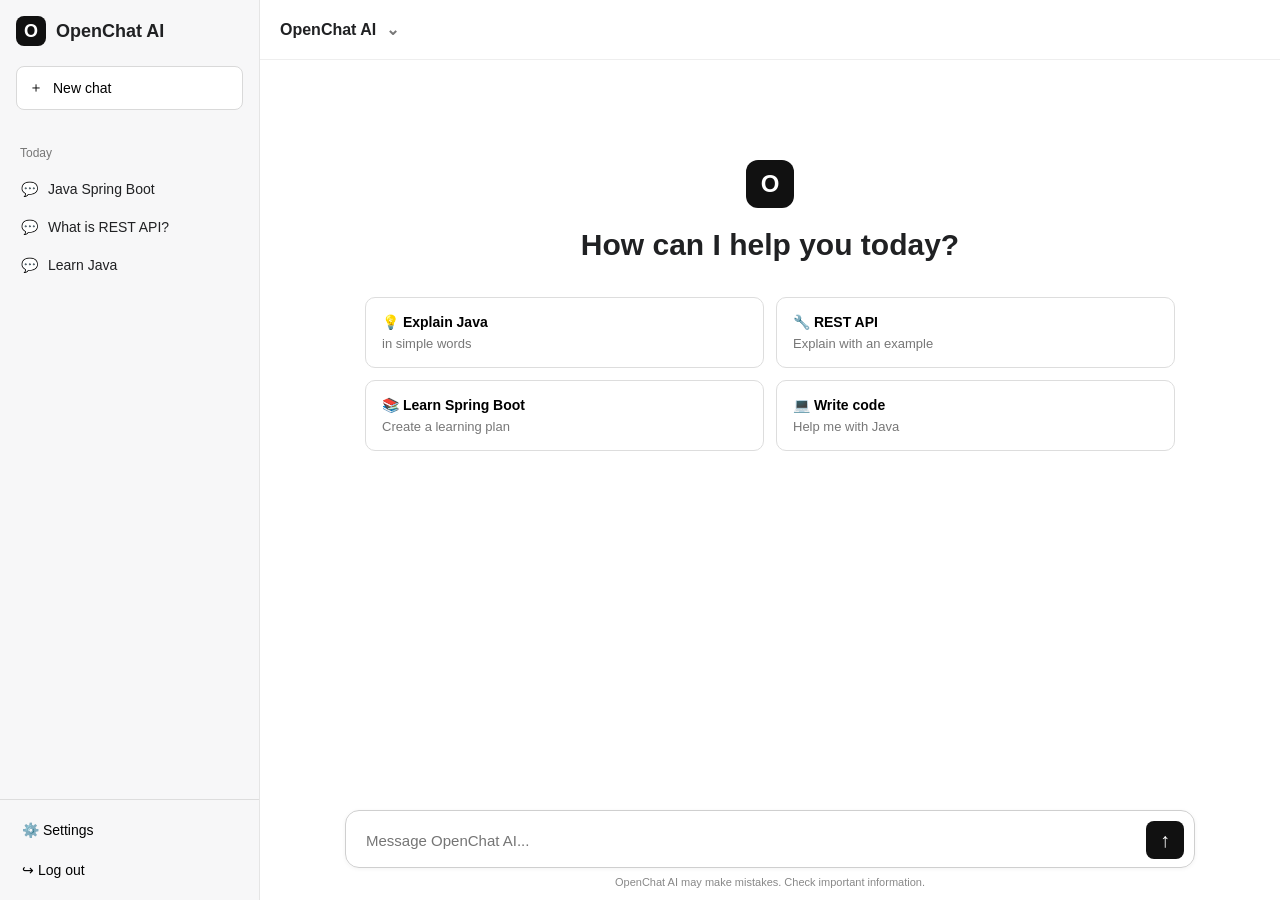
<file: src/main/resources/static/index.html>
<!DOCTYPE html>
<html lang="en">

<head>
    <meta charset="UTF-8">
    <meta name="viewport" content="width=device-width, initial-scale=1.0">

    <title>OpenChat AI</title>

    <link rel="stylesheet" href="css/style.css">
</head>

<body>

    <div class="app">

        <!-- SIDEBAR -->
        <aside class="sidebar" id="sidebar">

            <div class="sidebar-top">

                <div class="brand">
                    <div class="brand-icon">O</div>
                    <span>OpenChat AI</span>
                </div>

                <button class="new-chat-btn" onclick="newChat()">
                    <span>＋</span>
                    New chat
                </button>

            </div>


            <div class="history">

                <div class="history-title">
                    Today
                </div>

                <div class="history-item">
                    <span>💬</span>
                    Java Spring Boot
                </div>

                <div class="history-item">
                    <span>💬</span>
                    What is REST API?
                </div>

                <div class="history-item">
                    <span>💬</span>
                    Learn Java
                </div>

            </div>


            <div class="sidebar-bottom">

                <button class="sidebar-option">
                    ⚙️
                    Settings
                </button>

                <button class="sidebar-option" onclick="logout()">
                    ↪
                    Log out
                </button>

            </div>

        </aside>


        <!-- MAIN -->
        <main class="main">

            <!-- TOP BAR -->
            <header class="topbar">

                <button
                    class="mobile-menu"
                    onclick="toggleSidebar()">
                    ☰
                </button>

                <div class="model-name">
                    OpenChat AI
                    <span>⌄</span>
                </div>

            </header>


            <!-- CHAT -->
            <section class="chat-area" id="chatArea">

                <div class="welcome" id="welcome">

                    <div class="welcome-logo">
                        O
                    </div>

                    <h1>
                        How can I help you today?
                    </h1>

                    <div class="suggestions">

                        <button onclick="useSuggestion('Explain Java in simple words')">
                            <strong>💡 Explain Java</strong>
                            <span>in simple words</span>
                        </button>

                        <button onclick="useSuggestion('What is a REST API?')">
                            <strong>🔧 REST API</strong>
                            <span>Explain with an example</span>
                        </button>

                        <button onclick="useSuggestion('Help me learn Spring Boot')">
                            <strong>📚 Learn Spring Boot</strong>
                            <span>Create a learning plan</span>
                        </button>

                        <button onclick="useSuggestion('Write a Java program')">
                            <strong>💻 Write code</strong>
                            <span>Help me with Java</span>
                        </button>

                    </div>

                </div>

            </section>


            <!-- INPUT -->
            <div class="input-section">

                <div class="input-wrapper">

                    <textarea
                        id="messageInput"
                        placeholder="Message OpenChat AI..."
                        rows="1"></textarea>

                    <button
                        class="send-btn"
                        id="sendButton"
                        onclick="sendMessage()">

                        ↑

                    </button>

                </div>

                <div class="input-info">
                    OpenChat AI may make mistakes. Check important information.
                </div>

            </div>

        </main>

    </div>


    <script src="js/chat.js"></script>

</body>

</html>
</file>
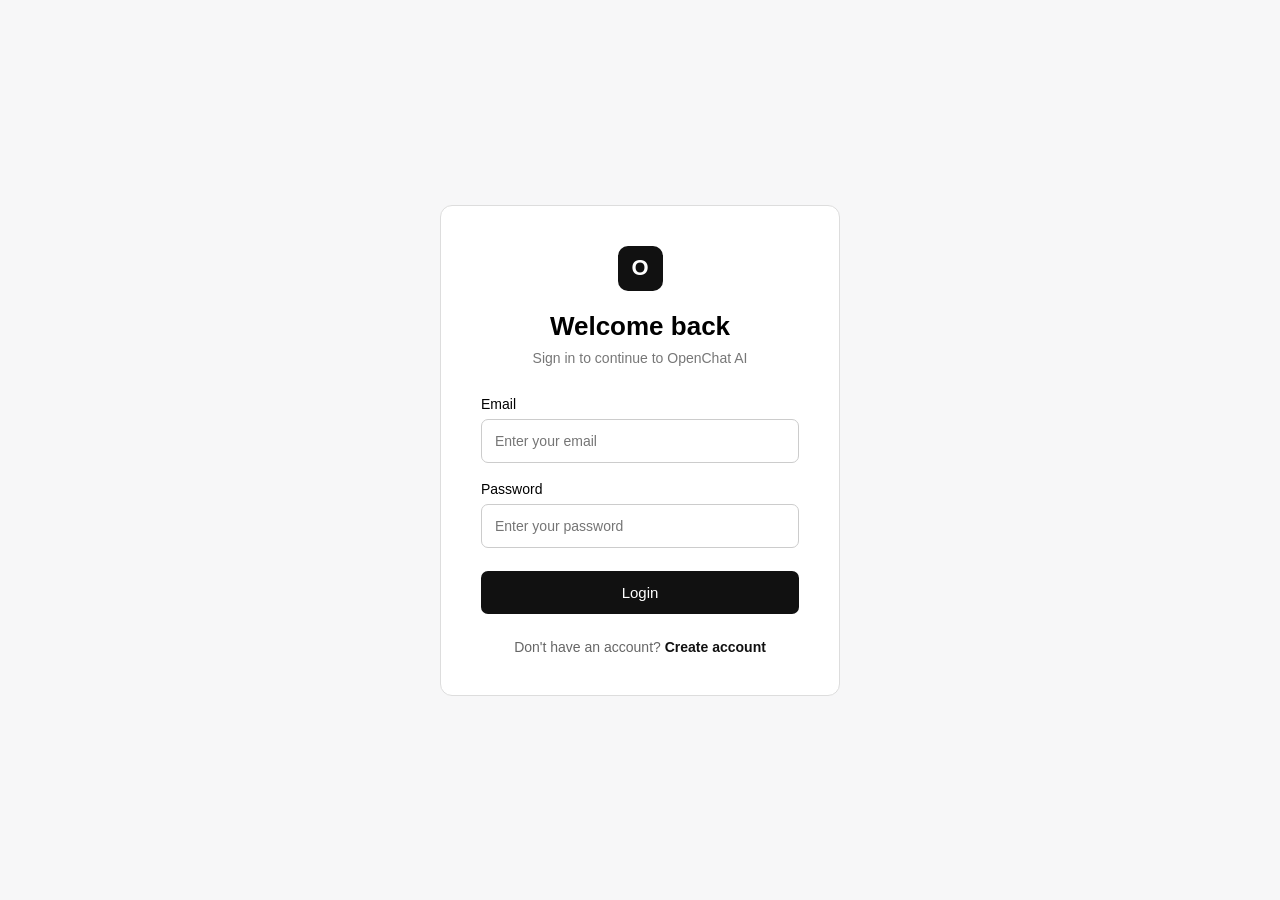
<file: src/main/resources/static/login.html>
<!DOCTYPE html>
<html lang="en">

<head>

    <meta charset="UTF-8">

    <meta
        name="viewport"
        content="width=device-width, initial-scale=1.0">

    <title>Login - OpenChat AI</title>

    <link
        rel="stylesheet"
        href="css/login.css">

</head>

<body>

    <div class="auth-container">

        <div class="auth-card">

            <div class="logo">
                O
            </div>

            <h1>Welcome back</h1>

            <p class="subtitle">
                Sign in to continue to OpenChat AI
            </p>


            <form id="loginForm">

                <label>Email</label>

                <input
                    type="email"
                    id="email"
                    placeholder="Enter your email"
                    required>


                <label>Password</label>

                <input
                    type="password"
                    id="password"
                    placeholder="Enter your password"
                    required>


                <button
                    type="submit"
                    class="auth-button">

                    Login

                </button>

            </form>


            <p id="message"></p>


            <div class="auth-link">

                Don't have an account?

                <a href="register.html">
                    Create account
                </a>

            </div>

        </div>

    </div>


    <script src="js/login.js"></script>

</body>

</html>
</file>
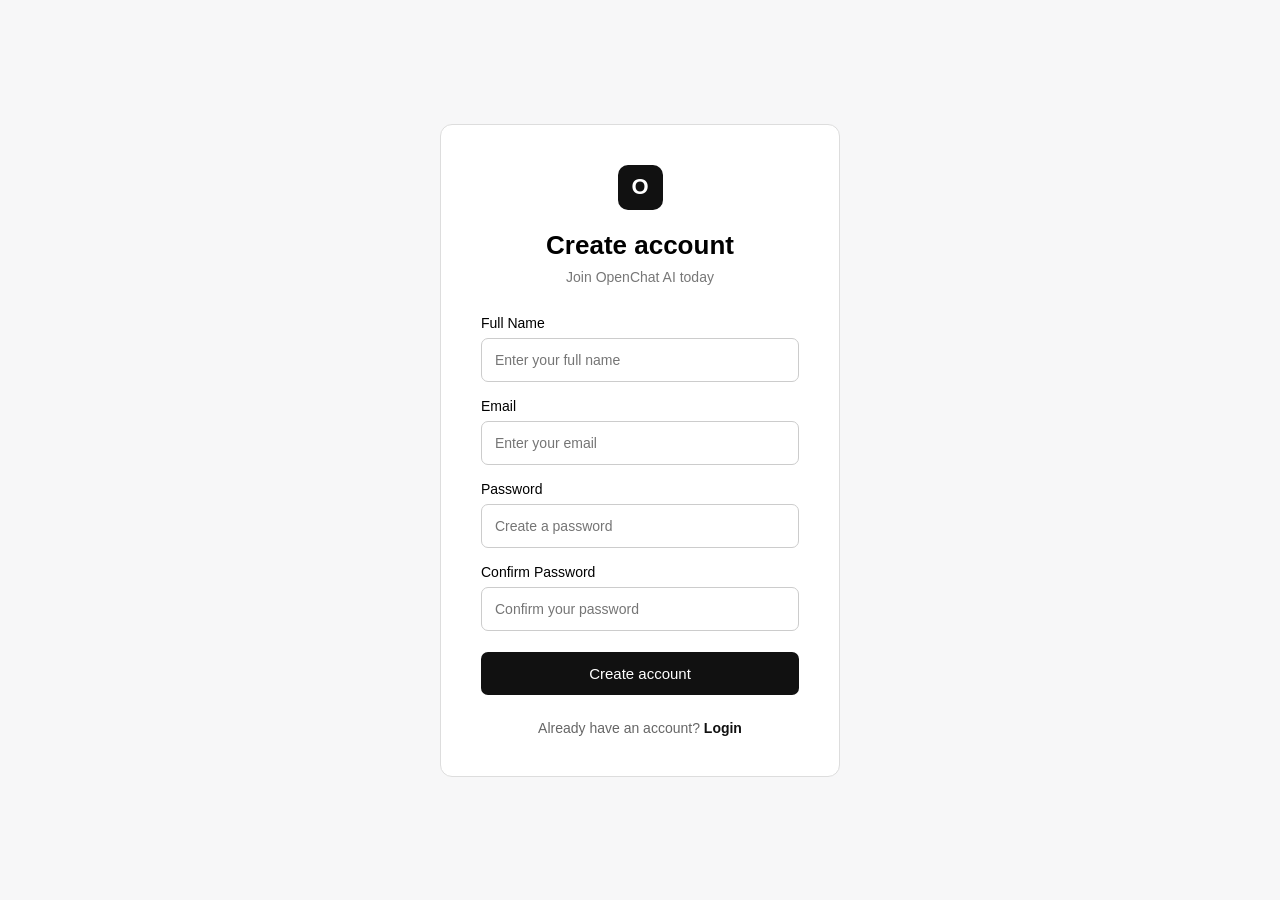
<file: src/main/resources/static/register.html>
<!DOCTYPE html>
<html lang="en">

<head>

    <meta charset="UTF-8">

    <meta
        name="viewport"
        content="width=device-width, initial-scale=1.0">

    <title>Register - OpenChat AI</title>

    <link
        rel="stylesheet"
        href="css/register.css">

</head>

<body>

    <div class="auth-container">

        <div class="auth-card">

            <div class="logo">
                O
            </div>

            <h1>Create account</h1>

            <p class="subtitle">
                Join OpenChat AI today
            </p>


            <form id="registerForm">

                <label>Full Name</label>

                <input
                    type="text"
                    id="fullName"
                    placeholder="Enter your full name"
                    required>


                <label>Email</label>

                <input
                    type="email"
                    id="email"
                    placeholder="Enter your email"
                    required>


                <label>Password</label>

                <input
                    type="password"
                    id="password"
                    placeholder="Create a password"
                    required>


                <label>Confirm Password</label>

                <input
                    type="password"
                    id="confirmPassword"
                    placeholder="Confirm your password"
                    required>


                <button
                    type="submit"
                    class="auth-button">

                    Create account

                </button>

            </form>


            <p id="message"></p>


            <div class="auth-link">

                Already have an account?

                <a href="login.html">
                    Login
                </a>

            </div>

        </div>

    </div>


    <script src="js/register.js"></script>

</body>

</html>
</file>
<file: src/main/resources/static/css/style.css>
* {
    margin: 0;
    padding: 0;
    box-sizing: border-box;
}

body {
    font-family: Arial, Helvetica, sans-serif;
    background: #ffffff;
    color: #202123;
}


/* =========================
   APP
========================= */

.app {
    display: flex;
    height: 100vh;
    overflow: hidden;
}


/* =========================
   SIDEBAR
========================= */

.sidebar {
    width: 260px;
    height: 100vh;

    background: #f7f7f8;

    display: flex;
    flex-direction: column;

    border-right: 1px solid #e5e5e5;
}

.sidebar-top {
    padding: 16px;
}


/* BRAND */

.brand {
    display: flex;
    align-items: center;

    gap: 10px;

    font-size: 18px;
    font-weight: 600;

    margin-bottom: 20px;
}

.brand-icon {
    width: 30px;
    height: 30px;

    border-radius: 8px;

    background: #111;

    color: white;

    display: flex;
    align-items: center;
    justify-content: center;

    font-weight: bold;
}


/* NEW CHAT */

.new-chat-btn {
    width: 100%;

    padding: 12px;

    border: 1px solid #d9d9d9;

    border-radius: 8px;

    background: #ffffff;

    cursor: pointer;

    display: flex;
    align-items: center;

    gap: 10px;

    font-size: 14px;

    text-align: left;
}

.new-chat-btn:hover {
    background: #eeeeee;
}


/* HISTORY */

.history {
    flex: 1;

    padding: 10px;
}

.history-title {
    font-size: 12px;

    color: #777;

    padding: 10px;
}

.history-item {
    padding: 11px;

    border-radius: 7px;

    cursor: pointer;

    display: flex;

    gap: 10px;

    font-size: 14px;

    white-space: nowrap;

    overflow: hidden;

    text-overflow: ellipsis;
}

.history-item:hover {
    background: #e9e9e9;
}


/* SIDEBAR BOTTOM */

.sidebar-bottom {
    padding: 10px;

    border-top: 1px solid #ddd;
}

.sidebar-option {
    width: 100%;

    padding: 12px;

    border: none;

    background: transparent;

    cursor: pointer;

    border-radius: 7px;

    text-align: left;

    font-size: 14px;
}

.sidebar-option:hover {
    background: #e9e9e9;
}


/* =========================
   MAIN
========================= */

.main {
    flex: 1;

    height: 100vh;

    display: flex;
    flex-direction: column;

    position: relative;
}


/* =========================
   TOP BAR
========================= */

.topbar {
    height: 60px;

    border-bottom: 1px solid #eeeeee;

    display: flex;
    align-items: center;

    padding: 0 20px;
}

.model-name {
    font-size: 16px;

    font-weight: 600;
}

.model-name span {
    color: #777;

    margin-left: 5px;
}

.mobile-menu {
    display: none;

    border: none;

    background: transparent;

    font-size: 20px;

    cursor: pointer;

    margin-right: 15px;
}


/* =========================
   CHAT AREA
========================= */

.chat-area {
    flex: 1;

    overflow-y: auto;

    padding-bottom: 160px;
}


/* WELCOME */

.welcome {
    max-width: 850px;

    margin: 0 auto;

    padding: 100px 20px 40px;

    text-align: center;
}

.welcome-logo {
    width: 48px;
    height: 48px;

    margin: 0 auto 20px;

    border-radius: 12px;

    background: #111;

    color: white;

    display: flex;
    align-items: center;
    justify-content: center;

    font-size: 24px;
    font-weight: bold;
}

.welcome h1 {
    font-size: 30px;

    margin-bottom: 35px;
}


/* SUGGESTIONS */

.suggestions {
    display: grid;

    grid-template-columns: 1fr 1fr;

    gap: 12px;
}

.suggestions button {
    background: white;

    border: 1px solid #ddd;

    border-radius: 10px;

    padding: 16px;

    text-align: left;

    cursor: pointer;

    display: flex;
    flex-direction: column;

    gap: 6px;
}

.suggestions button:hover {
    background: #f7f7f7;
}

.suggestions strong {
    font-size: 14px;
}

.suggestions span {
    font-size: 13px;

    color: #777;
}


/* =========================
   MESSAGES
========================= */

.message {
    max-width: 850px;

    margin: 0 auto;

    padding: 20px;

    display: flex;

    gap: 15px;

    line-height: 1.6;
}

.avatar {
    width: 30px;
    height: 30px;

    min-width: 30px;

    border-radius: 7px;

    display: flex;
    align-items: center;
    justify-content: center;

    font-size: 13px;

    font-weight: bold;
}

.user-avatar {
    background: #eeeeee;
}

.bot-avatar {
    background: #111;

    color: white;
}

.message-content {
    flex: 1;

    white-space: pre-wrap;

    font-size: 15px;
}

.user-message {
    background: #f7f7f8;
}


/* =========================
   INPUT
========================= */

.input-section {
    position: absolute;

    bottom: 0;

    left: 0;

    right: 0;

    background: white;

    padding: 20px 20px 12px;
}

.input-wrapper {
    max-width: 850px;

    margin: auto;

    border: 1px solid #cfcfcf;

    border-radius: 14px;

    min-height: 58px;

    display: flex;

    align-items: flex-end;

    padding: 8px 10px;

    box-shadow: 0 1px 4px rgba(0, 0, 0, 0.05);
}

.input-wrapper textarea {
    flex: 1;

    border: none;

    outline: none;

    resize: none;

    padding: 10px;

    font-size: 15px;

    font-family: Arial;

    max-height: 150px;

    overflow-y: auto;
}

.send-btn {
    width: 38px;
    height: 38px;

    border-radius: 8px;

    border: none;

    background: #111;

    color: white;

    font-size: 20px;

    cursor: pointer;
}

.send-btn:hover {
    background: #333;
}

.input-info {
    text-align: center;

    font-size: 11px;

    color: #888;

    margin-top: 8px;
}


/* =========================
   MOBILE
========================= */

@media (max-width: 700px) {

    .sidebar {
        position: fixed;

        left: -260px;

        top: 0;

        z-index: 100;

        transition: 0.3s;
    }

    .sidebar.open {
        left: 0;
    }

    .mobile-menu {
        display: block;
    }

    .welcome {
        padding-top: 70px;
    }

    .welcome h1 {
        font-size: 24px;
    }

    .suggestions {
        grid-template-columns: 1fr;
    }

    .message {
        padding: 15px;
    }

    .input-section {
        padding: 10px;
    }
}
</file>
<file: src/main/resources/static/css/login.css>
* {
    margin: 0;
    padding: 0;
    box-sizing: border-box;
}

body {
    font-family: Arial, sans-serif;

    background: #f7f7f8;

    min-height: 100vh;

    display: flex;

    align-items: center;
    justify-content: center;
}

.auth-container {
    width: 100%;

    display: flex;

    justify-content: center;

    padding: 20px;
}

.auth-card {
    width: 400px;

    background: white;

    padding: 40px;

    border-radius: 12px;

    border: 1px solid #ddd;
}

.logo {
    width: 45px;
    height: 45px;

    margin: 0 auto 20px;

    background: #111;

    color: white;

    border-radius: 10px;

    display: flex;

    justify-content: center;
    align-items: center;

    font-size: 22px;

    font-weight: bold;
}

h1 {
    text-align: center;

    font-size: 26px;

    margin-bottom: 8px;
}

.subtitle {
    text-align: center;

    color: #777;

    font-size: 14px;

    margin-bottom: 30px;
}

label {
    display: block;

    font-size: 14px;

    margin-bottom: 7px;

    font-weight: 500;
}

input {
    width: 100%;

    padding: 13px;

    border: 1px solid #ccc;

    border-radius: 7px;

    outline: none;

    font-size: 14px;

    margin-bottom: 18px;
}

input:focus {
    border-color: #777;
}

.auth-button {
    width: 100%;

    padding: 13px;

    background: #111;

    color: white;

    border: none;

    border-radius: 7px;

    cursor: pointer;

    font-size: 15px;

    margin-top: 5px;
}

.auth-button:hover {
    background: #333;
}

#message {
    text-align: center;

    margin-top: 15px;

    font-size: 13px;
}

.auth-link {
    text-align: center;

    margin-top: 25px;

    font-size: 14px;

    color: #666;
}

.auth-link a {
    color: #111;

    font-weight: 600;

    text-decoration: none;
}
</file>
<file: src/main/resources/static/css/register.css>
* {
    margin: 0;
    padding: 0;
    box-sizing: border-box;
}

body {
    font-family: Arial, sans-serif;

    background: #f7f7f8;

    min-height: 100vh;

    display: flex;

    align-items: center;
    justify-content: center;
}

.auth-container {
    width: 100%;

    display: flex;

    justify-content: center;

    padding: 20px;
}

.auth-card {
    width: 400px;

    background: white;

    padding: 40px;

    border-radius: 12px;

    border: 1px solid #ddd;
}

.logo {
    width: 45px;
    height: 45px;

    margin: 0 auto 20px;

    background: #111;

    color: white;

    border-radius: 10px;

    display: flex;

    justify-content: center;
    align-items: center;

    font-size: 22px;

    font-weight: bold;
}

h1 {
    text-align: center;

    font-size: 26px;

    margin-bottom: 8px;
}

.subtitle {
    text-align: center;

    color: #777;

    font-size: 14px;

    margin-bottom: 30px;
}

label {
    display: block;

    font-size: 14px;

    margin-bottom: 7px;
}

input {
    width: 100%;

    padding: 13px;

    border: 1px solid #ccc;

    border-radius: 7px;

    outline: none;

    font-size: 14px;

    margin-bottom: 16px;
}

input:focus {
    border-color: #777;
}

.auth-button {
    width: 100%;

    padding: 13px;

    background: #111;

    color: white;

    border: none;

    border-radius: 7px;

    cursor: pointer;

    font-size: 15px;

    margin-top: 5px;
}

.auth-button:hover {
    background: #333;
}

#message {
    text-align: center;

    margin-top: 15px;

    font-size: 13px;
}

.auth-link {
    text-align: center;

    margin-top: 25px;

    font-size: 14px;

    color: #666;
}

.auth-link a {
    color: #111;

    font-weight: 600;

    text-decoration: none;
}
</file>
